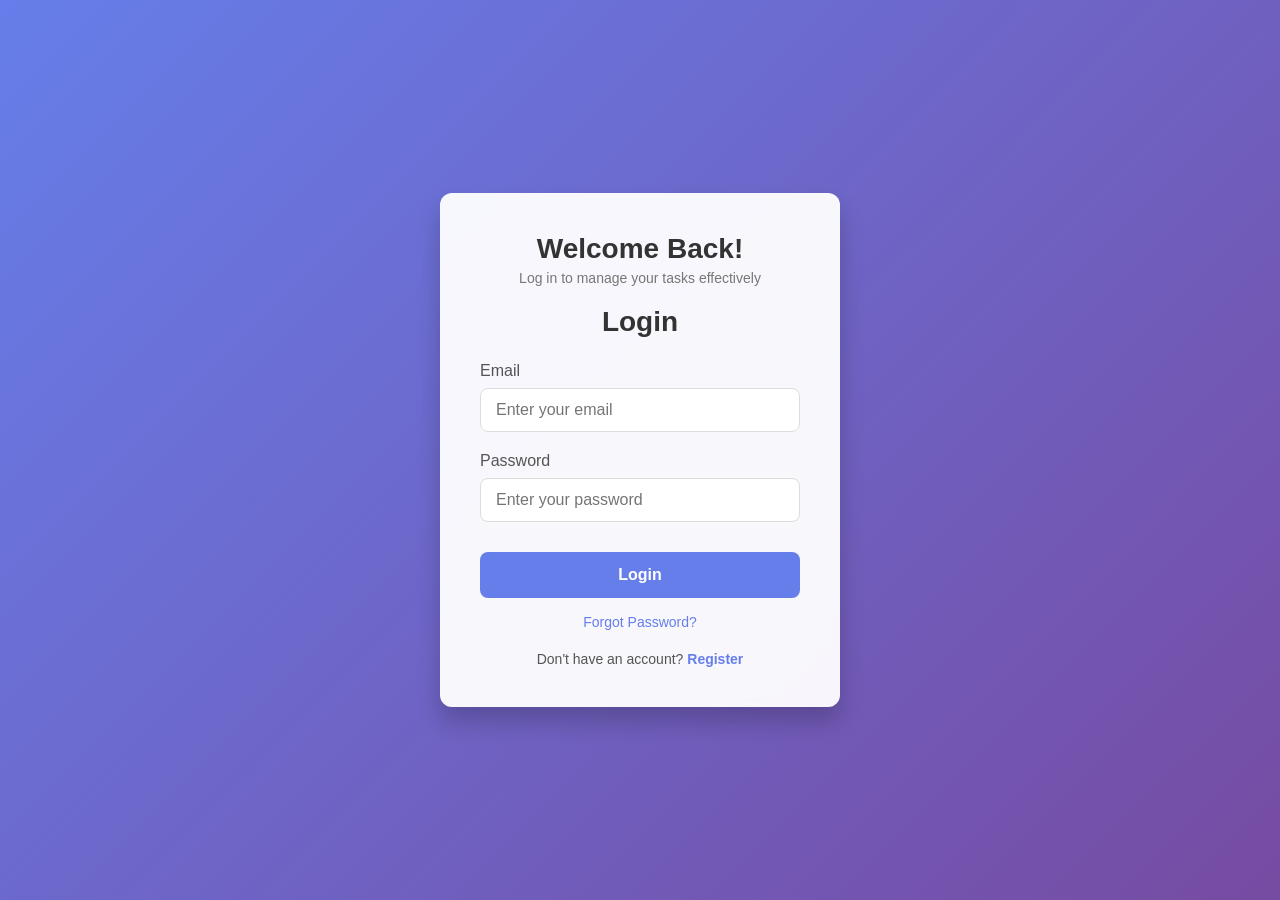
<file: login_page/index.html>
<!DOCTYPE html>
<html lang="en">
<head>
    <meta charset="UTF-8">
    <meta name="viewport" content="width=device-width, initial-scale=1.0">
    <title>Login Page</title>
    <link rel="stylesheet" href="style.css">
</head>
<body>
    <div class="auth-container">
        
        <!-- Added Welcome Text -->
        <h1 class="welcome-text">Welcome Back!</h1>
        <p class="sub-text">Log in to manage your tasks effectively</p>

        <h2>Login</h2>

        <form id="loginForm">
            <div class="input-group">
                <label for="email">Email</label>
                <input type="email" id="email" name="email" placeholder="Enter your email">
            </div>

            <div class="input-group">
                <label for="password">Password</label>
                <input type="password" id="password" name="password" placeholder="Enter your password">
            </div>

            <button type="submit" id="loginBtn">Login</button>
            
            <div id="loginMessage" style="text-align: center; margin-top: 15px; font-weight: bold;"></div>

            <div style="text-align: center; margin-top: 15px;">
                <a href="forgot.html" style="color: #667eea; text-decoration: none; font-size: 14px; font-weight: 500;">Forgot Password?</a>
            </div>
            <p class="auth-link">Don't have an account? <a href="register.html">Register</a></p>
        </form>
    </div>

    <script src="script.js"></script>
</body>
</html>
</file>
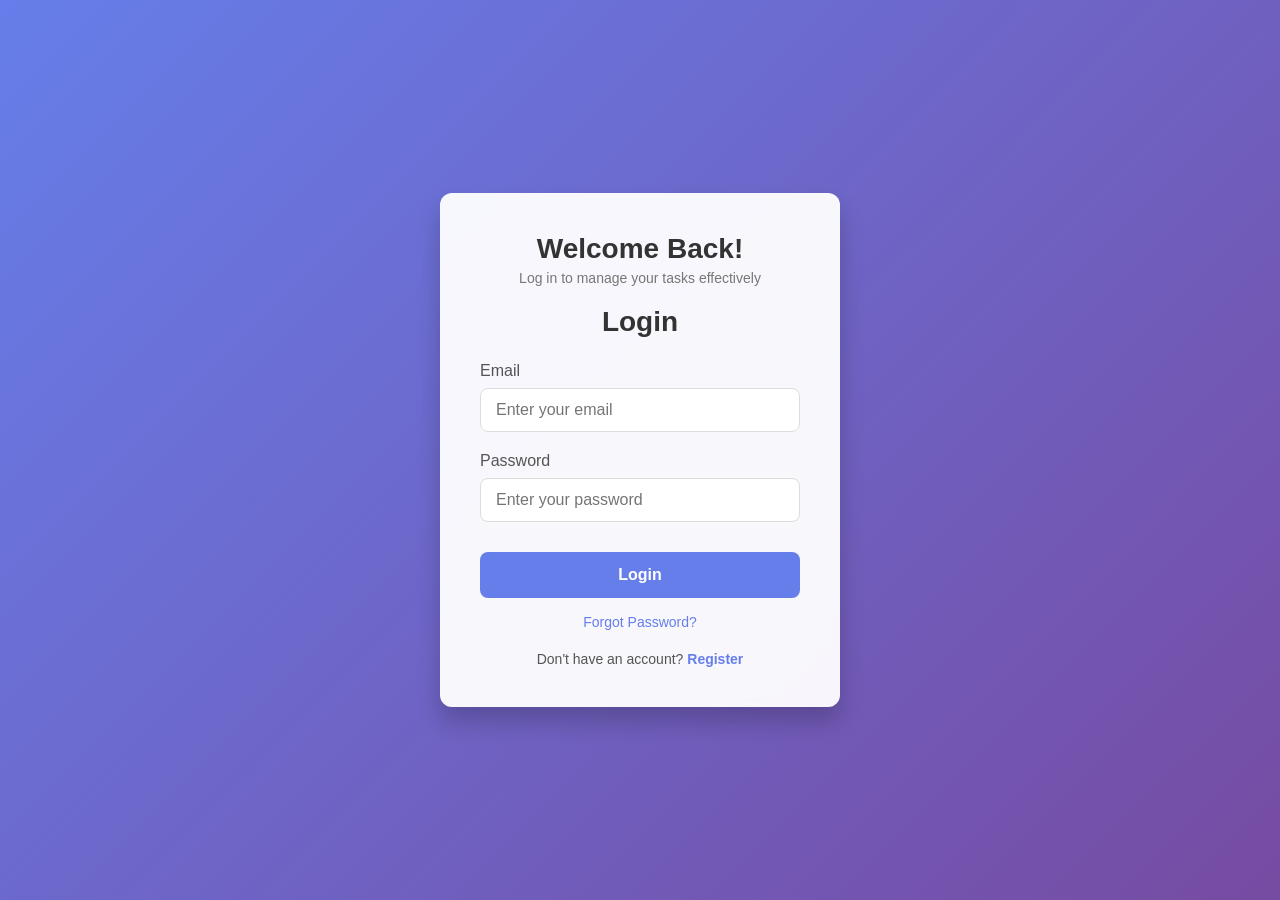
<file: login_page/dashboard.html>
<!DOCTYPE html>
<html lang="en">
<head>
    <meta charset="UTF-8">
    <meta name="viewport" content="width=device-width, initial-scale=1.0">
    <title>Student Dashboard</title>
    <link rel="stylesheet" href="dashboard.css">
</head>
<body>
    <!-- Navigation Bar -->
    <nav class="navbar">
        <div class="nav-brand">Student Portal</div>
        <ul class="nav-links">
            <li><a href="dashboard.html" class="active">Dashboard</a></li>
            <li><a href="tasks.html">Tasks</a></li>
            <li><a href="index.html" class="logout-btn">Logout</a></li>
        </ul>
        <div class="hamburger">
            <span></span>
            <span></span>
            <span></span>
        </div>
    </nav>

    <!-- Main Dashboard Content -->
    <main class="dashboard-container">
        <!-- Welcome Message -->
        <header class="dashboard-header">
            <h1>Welcome, <span id="studentName">Student</span>! 👋</h1>
            <p>Here's an overview of your current progress.</p>
        </header>

        <!-- Stats Cards Grid -->
        <section class="stats-grid">
            <!-- Total Tasks Card -->
            <div class="stat-card">
                <div class="stat-icon total">
                    <svg viewBox="0 0 24 24" width="28" height="28" stroke="currentColor" stroke-width="2" fill="none" stroke-linecap="round" stroke-linejoin="round">
                        <path d="M14 2H6a2 2 0 0 0-2 2v16a2 2 0 0 0 2 2h12a2 2 0 0 0 2-2V8z"></path>
                        <polyline points="14 2 14 8 20 8"></polyline>
                        <line x1="16" y1="13" x2="8" y2="13"></line>
                        <line x1="16" y1="17" x2="8" y2="17"></line>
                        <polyline points="10 9 9 9 8 9"></polyline>
                    </svg>
                </div>
                <div class="stat-info">
                    <h3>Total Tasks</h3>
                    <p class="stat-value" id="totalTasks">12</p>
                </div>
            </div>

            <!-- Completed Tasks Card -->
            <div class="stat-card">
                <div class="stat-icon completed">
                    <svg viewBox="0 0 24 24" width="28" height="28" stroke="currentColor" stroke-width="2" fill="none" stroke-linecap="round" stroke-linejoin="round">
                        <path d="M22 11.08V12a10 10 0 1 1-5.93-9.14"></path>
                        <polyline points="22 4 12 14.01 9 11.01"></polyline>
                    </svg>
                </div>
                <div class="stat-info">
                    <h3>Completed Tasks</h3>
                    <p class="stat-value" id="completedTasks">8</p>
                </div>
            </div>

            <!-- Pending Tasks Card -->
            <div class="stat-card">
                <div class="stat-icon pending">
                    <svg viewBox="0 0 24 24" width="28" height="28" stroke="currentColor" stroke-width="2" fill="none" stroke-linecap="round" stroke-linejoin="round">
                        <circle cx="12" cy="12" r="10"></circle>
                        <polyline points="12 6 12 12 16 14"></polyline>
                    </svg>
                </div>
                <div class="stat-info">
                    <h3>Pending Tasks</h3>
                    <p class="stat-value" id="pendingTasks">4</p>
                </div>
            </div>
        </section>
    </main>

    <script src="dashboard.js"></script>
</body>
</html>
</file>
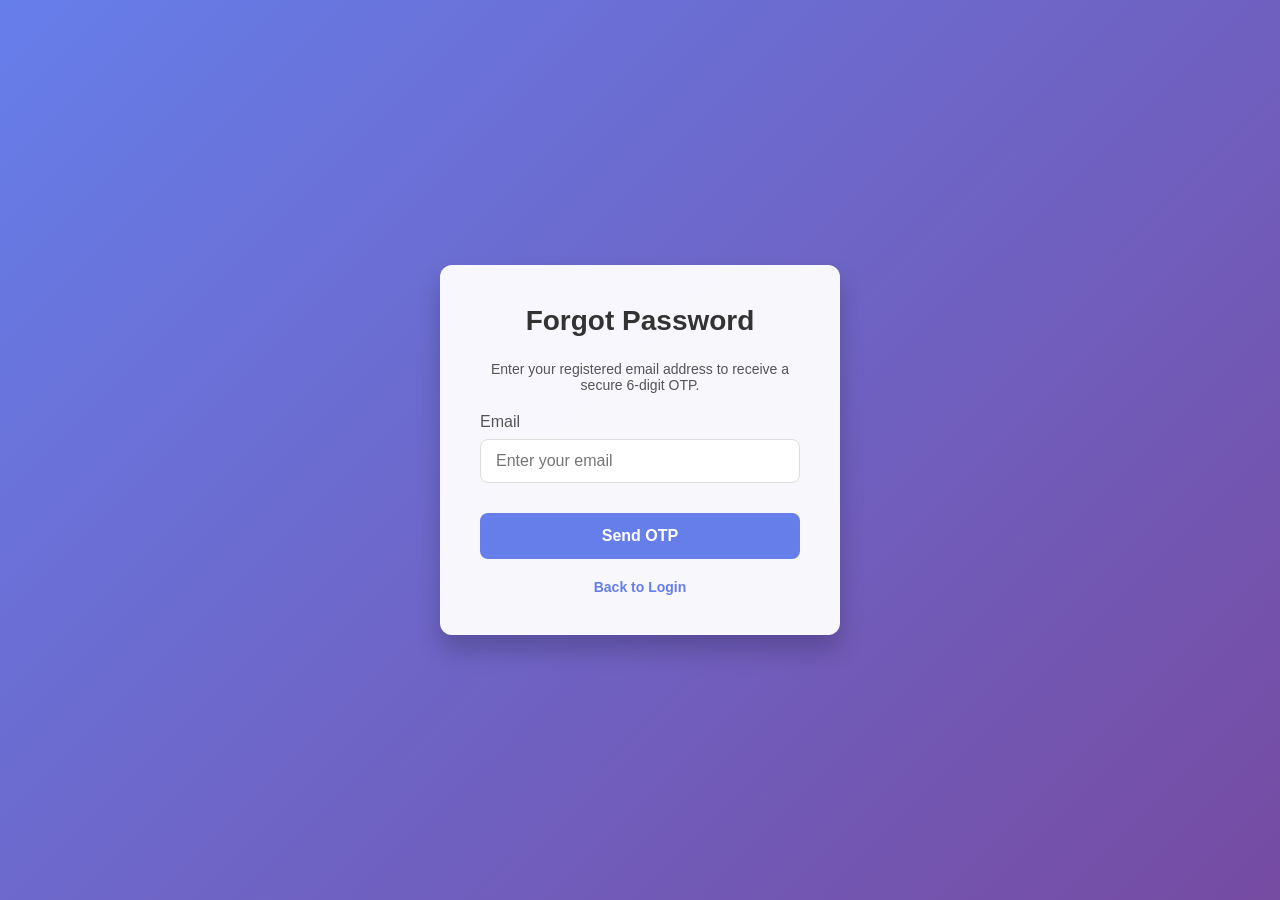
<file: login_page/forgot.html>
<!DOCTYPE html>
<html lang="en">
<head>
    <meta charset="UTF-8">
    <meta name="viewport" content="width=device-width, initial-scale=1.0">
    <title>Forgot Password</title>
    <link rel="stylesheet" href="style.css">
</head>
<body>
    <div class="auth-container">
        <h2>Forgot Password</h2>
        <form id="forgotForm">
            <p style="text-align:center; color:#555; margin-bottom: 20px; font-size: 14px;">Enter your registered email address to receive a secure 6-digit OTP.</p>
            <div class="input-group">
                <label for="email">Email</label>
                <input type="email" id="email" name="email" placeholder="Enter your email" required>
            </div>
            <button type="submit" id="sendOtpBtn">Send OTP</button>
            <p class="auth-link"><a href="index.html">Back to Login</a></p>
        </form>
    </div>
    <script src="forgot.js"></script>
</body>
</html>
</file>
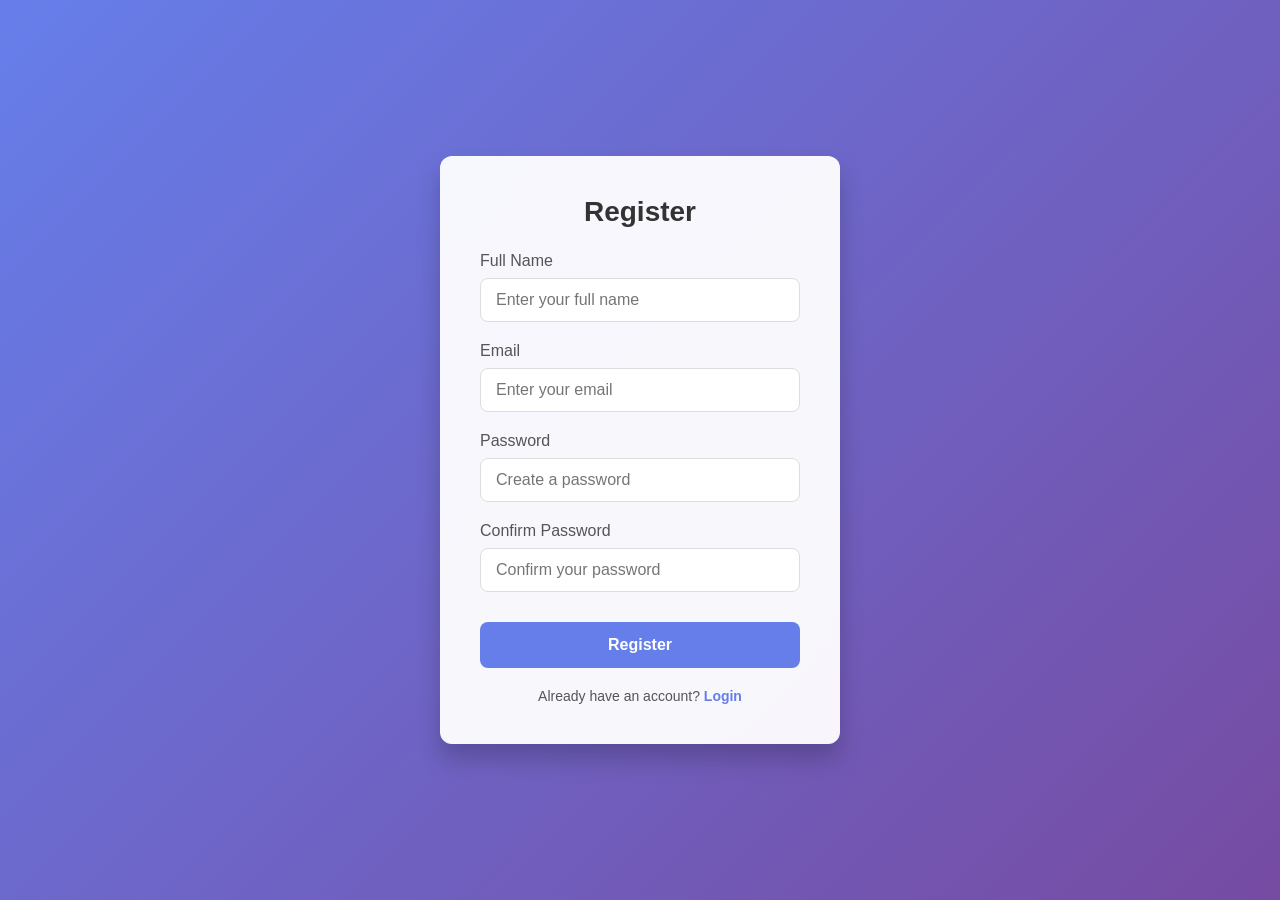
<file: login_page/register.html>
<!DOCTYPE html>
<html lang="en">
<head>
    <meta charset="UTF-8">
    <meta name="viewport" content="width=device-width, initial-scale=1.0">
    <title>Register Page</title>
    <link rel="stylesheet" href="style.css">
</head>
<body>
    <div class="auth-container">
        <h2>Register</h2>
        <form id="registerForm">
            <div class="input-group">
                <label for="name">Full Name</label>
                <input type="text" id="name" name="name" placeholder="Enter your full name">
            </div>
            <div class="input-group">
                <label for="email">Email</label>
                <input type="email" id="email" name="email" placeholder="Enter your email">
            </div>
            <div class="input-group">
                <label for="password">Password</label>
                <input type="password" id="password" name="password" placeholder="Create a password">
            </div>
            <div class="input-group">
                <label for="confirmPassword">Confirm Password</label>
                <input type="password" id="confirmPassword" name="confirmPassword" placeholder="Confirm your password">
            </div>
            <button type="submit" id="registerBtn">Register</button>
            <p class="auth-link">Already have an account? <a href="index.html">Login</a></p>
        </form>
    </div>
    <script src="register.js"></script>
</body>
</html>
</file>
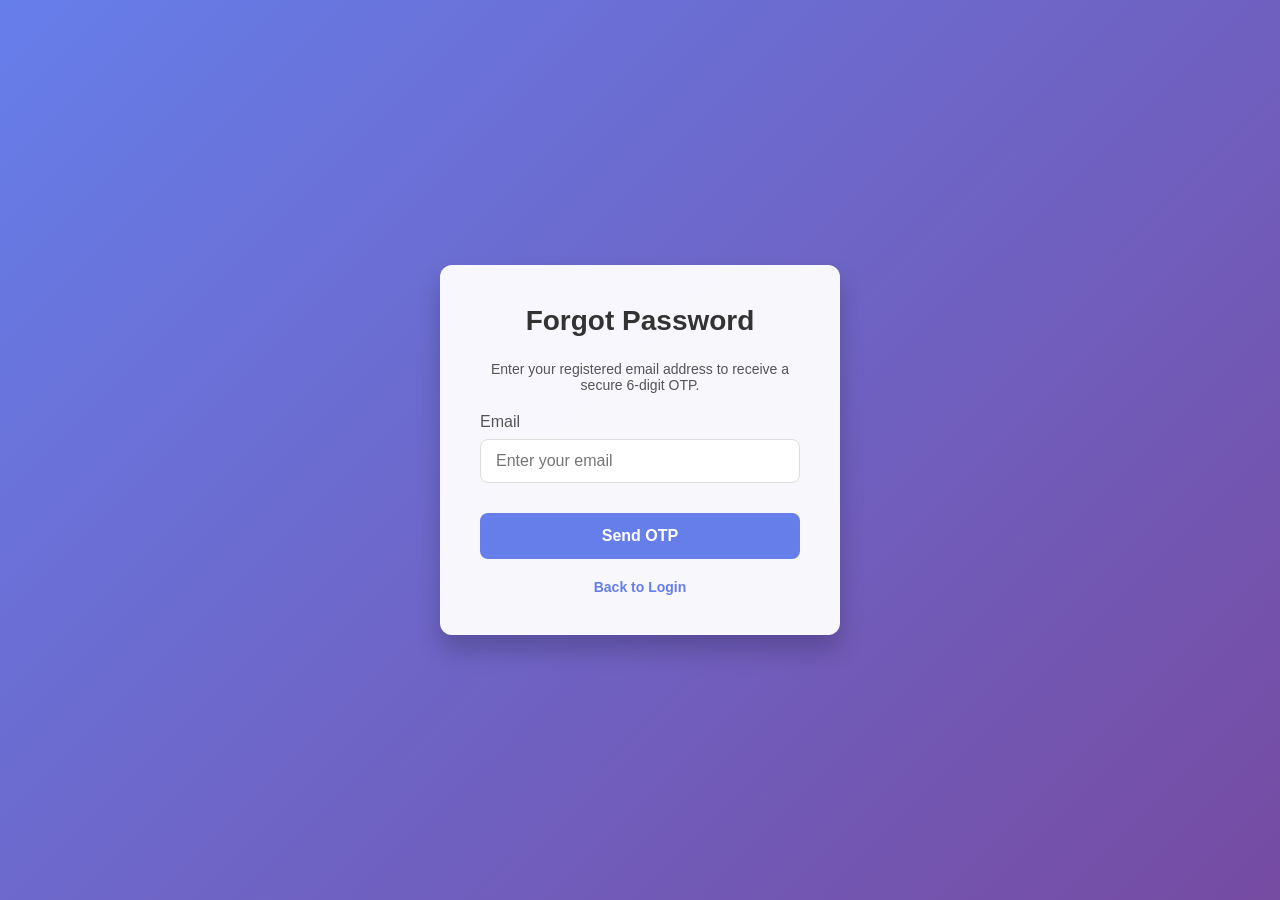
<file: login_page/reset.html>
<!DOCTYPE html>
<html lang="en">
<head>
    <meta charset="UTF-8">
    <meta name="viewport" content="width=device-width, initial-scale=1.0">
    <title>Reset Password</title>
    <link rel="stylesheet" href="style.css">
</head>
<body>
    <div class="auth-container">
        <h2>Reset Password</h2>
        <form id="resetForm">
            <div class="input-group">
                <label for="newPassword">New Password</label>
                <input type="password" id="newPassword" name="newPassword" placeholder="Enter new password (Min. 6 Chars)" required>
            </div>
            <div class="input-group">
                <label for="confirmPassword">Confirm Password</label>
                <input type="password" id="confirmPassword" name="confirmPassword" placeholder="Confirm new password" required>
            </div>
            <button type="submit" id="resetBtn">Reset Password</button>
        </form>
    </div>
    <script src="reset.js"></script>
</body>
</html>
</file>
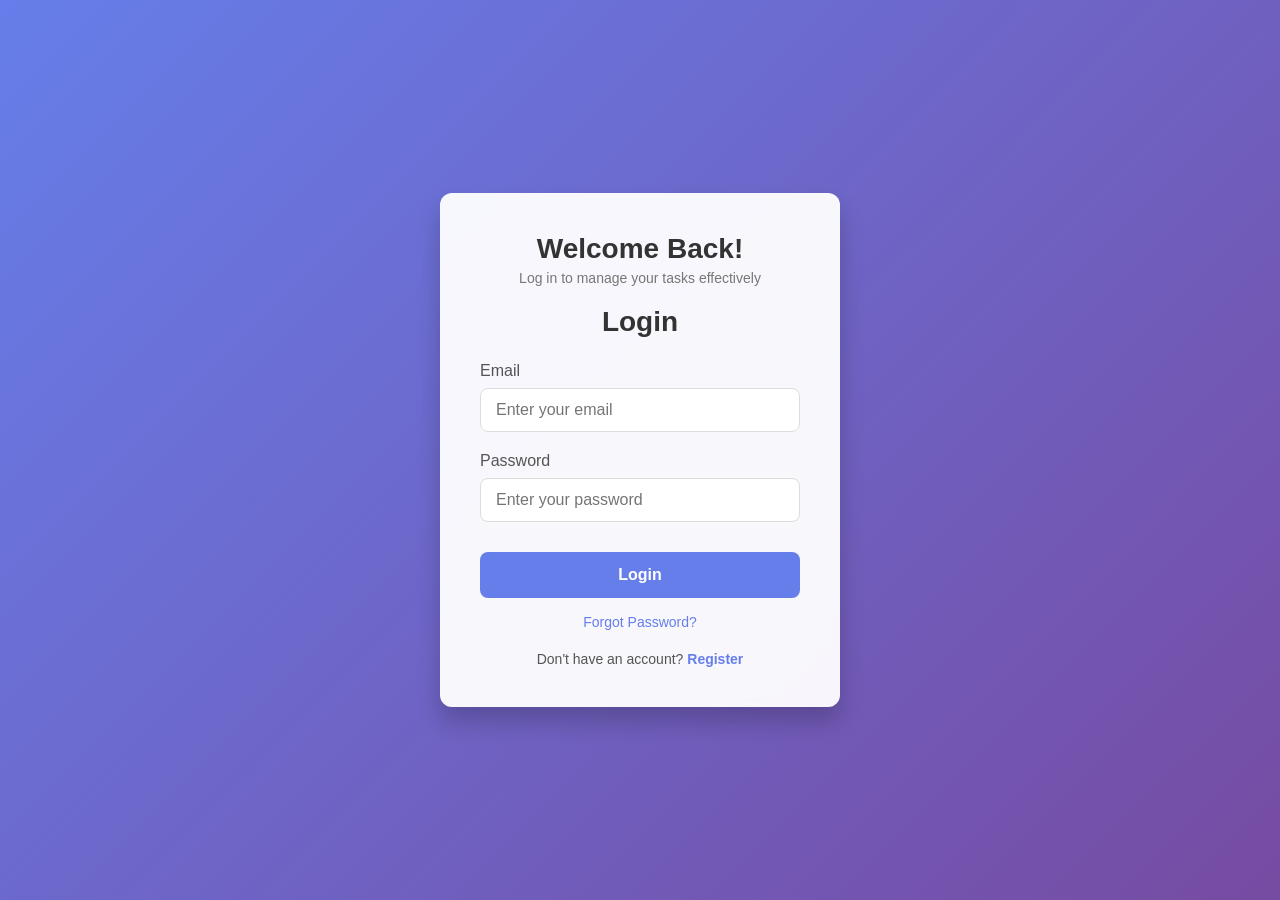
<file: login_page/tasks.html>
<!DOCTYPE html>
<html lang="en">
<head>
    <meta charset="UTF-8">
    <meta name="viewport" content="width=device-width, initial-scale=1.0">
    <title>Task Management</title>
    <link rel="stylesheet" href="tasks.css">
</head>
<body>
    <!-- Navigation Bar -->
    <nav class="navbar">
        <div class="nav-brand">Student Portal</div>
        <ul class="nav-links">
            <li><a href="dashboard.html">Dashboard</a></li>
            <li><a href="tasks.html" class="active">Tasks</a></li>
            <li><a href="index.html" class="logout-btn">Logout</a></li>
        </ul>
        <div class="hamburger">
            <span></span>
            <span></span>
            <span></span>
        </div>
    </nav>

    <!-- Main Container -->
    <main class="tasks-container">
        <!-- Header -->
        <header class="tasks-header">
            <h1>Task Management</h1>
            <p>Add, view, complete, and delete your tasks seamlessly.</p>
        </header>

        <!-- Add Task Form Section -->
        <section class="add-task-section">
            <div class="card">
                <h2>Add New Task</h2>
                <form id="taskForm">
                    <div class="form-row">
                        <div class="input-group">
                            <label for="title">Title</label>
                            <input type="text" id="title" name="title" required placeholder="E.g., Complete Mathematics Assignment">
                        </div>
                        <div class="input-group">
                            <label for="priority">Priority</label>
                            <select id="priority" name="priority">
                                <option value="Low">Low</option>
                                <option value="Medium" selected>Medium</option>
                                <option value="High">High</option>
                            </select>
                        </div>
                    </div>
                    
                    <div class="form-row">
                        <div class="input-group">
                            <label for="deadline">Deadline</label>
                            <input type="date" id="deadline" name="deadline" required>
                        </div>
                    </div>

                    <div class="input-group">
                        <label for="description">Description</label>
                        <textarea id="description" name="description" rows="3" required placeholder="Describe the task details..."></textarea>
                    </div>

                    <button type="submit" id="submitTaskBtn" class="primary-btn">Add Task</button>
                    <!-- Loading indicator for adding a task -->
                    <span id="formLoading" class="loading-text" style="display:none; margin-left:15px; color:#555;">Adding task...</span>
                </form>
            </div>
        </section>

        <!-- Tasks Display Section -->
        <section class="task-list-section">
            <div class="card">
                <h2>Your Tasks</h2>
                <div class="table-responsive">
                    <table id="tasksTable">
                        <thead>
                            <tr>
                                <th>Title</th>
                                <th>Description</th>
                                <th>Priority</th>
                                <th>Deadline</th>
                                <th>Status</th>
                                <th>Actions</th>
                            </tr>
                        </thead>
                        <tbody id="tasksBody">
                            <tr>
                                <td colspan="6" style="text-align:center;">Loading tasks...</td>
                            </tr>
                        </tbody>
                    </table>
                </div>
            </div>
        </section>
    </main>

    <script src="tasks.js"></script>
</body>
</html>
</file>
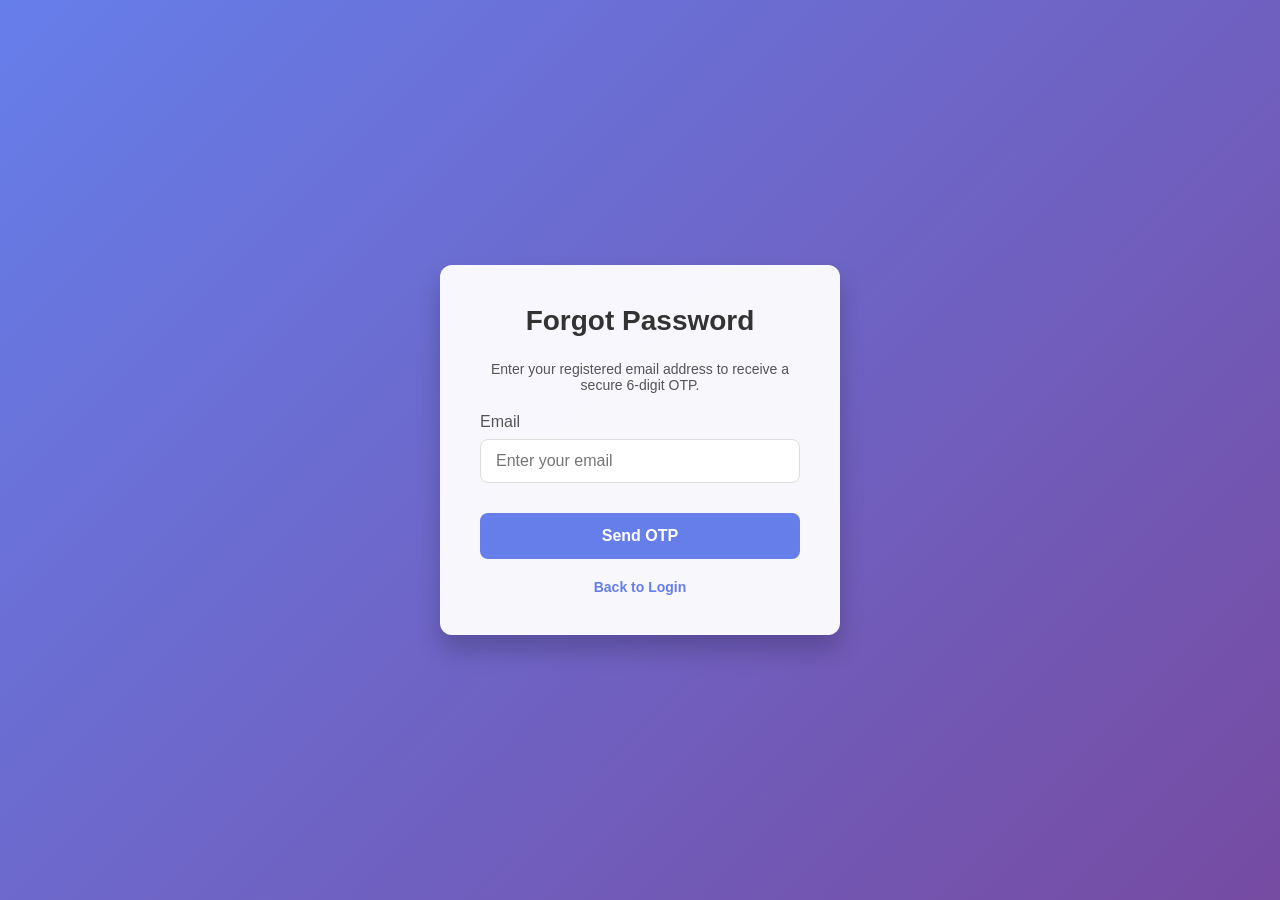
<file: login_page/verify.html>
<!DOCTYPE html>
<html lang="en">
<head>
    <meta charset="UTF-8">
    <meta name="viewport" content="width=device-width, initial-scale=1.0">
    <title>Verify OTP</title>
    <link rel="stylesheet" href="style.css">
</head>
<body>
    <div class="auth-container">
        <h2>Verify OTP</h2>
        <form id="verifyForm">
            <p style="text-align:center; color:#555; margin-bottom: 20px; font-size: 14px;">We have sent a 6-digit OTP configuration to your inbox.</p>
            <div class="input-group">
                <label for="otp">Enter OTP</label>
                <input type="text" id="otp" name="otp" placeholder="Enter 6-digit OTP" required maxlength="6">
            </div>
            <button type="submit" id="verifyOtpBtn">Verify OTP</button>
            <p class="auth-link"><a href="forgot.html">Use a different Email</a></p>
        </form>
    </div>
    <script src="verify.js"></script>
</body>
</html>
</file>
<file: login_page/style.css>
* {
    margin: 0;
    padding: 0;
    box-sizing: border-box;
    font-family: 'Inter', 'Segoe UI', Tahoma, Geneva, Verdana, sans-serif;
}

body {
    display: flex;
    justify-content: center;
    align-items: center;
    min-height: 100vh;
    background: linear-gradient(135deg, #667eea 0%, #764ba2 100%);
}

.auth-container {
    background-color: rgba(255, 255, 255, 0.95);
    padding: 40px;
    border-radius: 12px;
    box-shadow: 0 15px 25px rgba(0, 0, 0, 0.2);
    width: 100%;
    max-width: 400px;
    backdrop-filter: blur(10px);
}

.auth-container h2 {
    text-align: center;
    margin-bottom: 24px;
    color: #333;
    font-size: 28px;
}

.input-group {
    margin-bottom: 20px;
}

.input-group label {
    display: block;
    margin-bottom: 8px;
    color: #555;
    font-weight: 500;
}

.input-group input {
    width: 100%;
    padding: 12px 15px;
    border: 1px solid #ddd;
    border-radius: 8px;
    font-size: 16px;
    transition: all 0.3s ease;
}

.input-group input:focus {
    border-color: #667eea;
    outline: none;
    box-shadow: 0 0 0 3px rgba(102, 126, 234, 0.2);
}

button {
    width: 100%;
    padding: 14px;
    background-color: #667eea;
    color: white;
    border: none;
    border-radius: 8px;
    font-size: 16px;
    font-weight: 600;
    cursor: pointer;
    transition: background-color 0.3s ease, transform 0.1s ease;
    margin-top: 10px;
}

button:hover {
    background-color: #5a6fe0;
}

button:active {
    transform: translateY(2px);
}

.auth-link {
    margin-top: 20px;
    text-align: center;
    font-size: 14px;
    color: #555;
    font-weight: 500;
}

.auth-link a {
    color: #667eea;
    text-decoration: none;
    font-weight: 600;
    transition: color 0.3s ease;
}

.auth-link a:hover {
    color: #5a6fe0;
    text-decoration: underline;
}


.welcome-text {
    text-align: center;
    font-size: 28px;
    color: #333;
    margin-bottom: 5px;
}

.sub-text {
    text-align: center;
    font-size: 14px;
    color: #777;
    margin-bottom: 20px;
}
</file>
<file: login_page/dashboard.css>
* {
    margin: 0;
    padding: 0;
    box-sizing: border-box;
    font-family: 'Inter', 'Segoe UI', Tahoma, Geneva, Verdana, sans-serif;
}

body {
    background-color: #f4f7fa; /* Clean off-white background */
    color: #333;
    min-height: 100vh;
}

/* Navbar Variables */
.navbar {
    display: flex;
    justify-content: space-between;
    align-items: center;
    background-color: #ffffff;
    padding: 16px 5%;
    box-shadow: 0 2px 10px rgba(0, 0, 0, 0.05);
    position: sticky;
    top: 0;
    z-index: 100;
}

.nav-brand {
    font-size: 22px;
    font-weight: 700;
    color: #667eea;
}

.nav-links {
    list-style: none;
    display: flex;
    align-items: center;
    gap: 30px;
}

.nav-links a {
    text-decoration: none;
    color: #555;
    font-weight: 500;
    font-size: 16px;
    transition: color 0.3s ease;
}

.nav-links a:hover, .nav-links a.active {
    color: #667eea;
}

.nav-links a.logout-btn {
    background-color: #fee2e2;
    color: #dc2626;
    padding: 8px 18px;
    border-radius: 6px;
    transition: background-color 0.3s ease, color 0.3s ease;
}

.nav-links a.logout-btn:hover {
    background-color: #fca5a5;
    color: #b91c1c;
}

/* Hamburger menu for Mobile responsiveness */
.hamburger {
    display: none;
    flex-direction: column;
    cursor: pointer;
    gap: 5px;
}

.hamburger span {
    width: 25px;
    height: 3px;
    background-color: #333;
    border-radius: 3px;
    transition: all 0.3s ease;
}

/* Dashboard Container Layout */
.dashboard-container {
    padding: 40px 5%;
    max-width: 1200px;
    margin: 0 auto;
}

.dashboard-header {
    margin-bottom: 40px;
}

.dashboard-header h1 {
    font-size: 32px;
    color: #1f2937;
    margin-bottom: 8px;
}

.dashboard-header p {
    color: #6b7280;
    font-size: 16px;
}

/* Stats Cards Section */
.stats-grid {
    display: grid;
    grid-template-columns: repeat(auto-fit, minmax(280px, 1fr));
    gap: 25px;
}

.stat-card {
    background: #ffffff;
    border-radius: 12px;
    padding: 25px;
    display: flex;
    align-items: center;
    gap: 20px;
    box-shadow: 0 4px 15px rgba(0, 0, 0, 0.03);
    transition: transform 0.3s ease, box-shadow 0.3s ease;
}

.stat-card:hover {
    transform: translateY(-5px);
    box-shadow: 0 10px 25px rgba(0, 0, 0, 0.08); /* Lift effect */
}

.stat-icon {
    width: 60px;
    height: 60px;
    border-radius: 12px;
    display: flex;
    justify-content: center;
    align-items: center;
}

/* Individual Card Colors */
.stat-icon.total {
    background-color: #e0e7ff;
    color: #4f46e5; /* Indigo */
}

.stat-icon.completed {
    background-color: #dcfce7;
    color: #16a34a; /* Green */
}

.stat-icon.pending {
    background-color: #fef9c3;
    color: #ca8a04; /* Yellow */
}

.stat-info h3 {
    font-size: 15px;
    color: #6b7280;
    font-weight: 500;
    margin-bottom: 5px;
}

.stat-value {
    font-size: 32px;
    font-weight: 700;
    color: #111827;
}

/* Responsive Styles */
@media (max-width: 768px) {
    .hamburger {
        display: flex;
    }
    
    .nav-links {
        display: none;
        flex-direction: column;
        position: absolute;
        top: 65px;
        left: 0;
        width: 100%;
        background-color: white;
        padding: 20px 0;
        box-shadow: 0 5px 10px rgba(0, 0, 0, 0.1);
        gap: 20px;
    }
    
    .nav-links.active {
        display: flex;
    }
    
    .stats-grid {
        grid-template-columns: 1fr;
    }
}
</file>
<file: login_page/tasks.css>
* {
    margin: 0;
    padding: 0;
    box-sizing: border-box;
    font-family: 'Inter', 'Segoe UI', Tahoma, Geneva, Verdana, sans-serif;
}

body {
    background-color: #f4f7fa;
    color: #333;
    min-height: 100vh;
}

/* Inherited Navbar Styles */
.navbar {
    display: flex;
    justify-content: space-between;
    align-items: center;
    background-color: #ffffff;
    padding: 16px 5%;
    box-shadow: 0 2px 10px rgba(0, 0, 0, 0.05);
    position: sticky;
    top: 0;
    z-index: 100;
}

.nav-brand {
    font-size: 22px;
    font-weight: 700;
    color: #667eea;
}

.nav-links {
    list-style: none;
    display: flex;
    align-items: center;
    gap: 30px;
}

.nav-links a {
    text-decoration: none;
    color: #555;
    font-weight: 500;
    font-size: 16px;
    transition: color 0.3s ease;
}

.nav-links a:hover, .nav-links a.active {
    color: #667eea;
}

.nav-links a.logout-btn {
    background-color: #fee2e2;
    color: #dc2626;
    padding: 8px 18px;
    border-radius: 6px;
    transition: background-color 0.3s ease, color 0.3s ease;
}

.nav-links a.logout-btn:hover {
    background-color: #fca5a5;
    color: #b91c1c;
}

.hamburger {
    display: none;
    flex-direction: column;
    cursor: pointer;
    gap: 5px;
}

.hamburger span {
    width: 25px;
    height: 3px;
    background-color: #333;
    border-radius: 3px;
}

/* Layout Container */
.tasks-container {
    padding: 40px 5%;
    max-width: 1200px;
    margin: 0 auto;
}

.tasks-header {
    margin-bottom: 30px;
}

.tasks-header h1 {
    font-size: 32px;
    color: #1f2937;
    margin-bottom: 8px;
}

.tasks-header p {
    color: #6b7280;
    font-size: 16px;
}

/* Cards Wrapper */
.card {
    background: #ffffff;
    border-radius: 12px;
    padding: 25px;
    box-shadow: 0 4px 15px rgba(0, 0, 0, 0.03);
    margin-bottom: 30px;
}

.card h2 {
    font-size: 20px;
    color: #374151;
    margin-bottom: 20px;
    padding-bottom: 15px;
    border-bottom: 1px solid #f3f4f6;
}

/* Forms */
.form-row {
    display: flex;
    gap: 20px;
}

.form-row .input-group {
    flex: 1;
}

.input-group {
    margin-bottom: 20px;
}

.input-group label {
    display: block;
    margin-bottom: 8px;
    color: #4b5563;
    font-weight: 500;
    font-size: 14px;
}

.input-group input, 
.input-group textarea, 
.input-group select {
    width: 100%;
    padding: 12px 15px;
    border: 1px solid #d1d5db;
    border-radius: 8px;
    font-size: 15px;
    background-color: #f9fafb;
    transition: all 0.3s ease;
}

.input-group input:focus, 
.input-group textarea:focus, 
.input-group select:focus {
    border-color: #667eea;
    outline: none;
    box-shadow: 0 0 0 3px rgba(102, 126, 234, 0.2);
    background-color: #ffffff;
}

.primary-btn {
    padding: 12px 28px;
    background-color: #667eea;
    color: white;
    border: none;
    border-radius: 8px;
    font-size: 16px;
    font-weight: 600;
    cursor: pointer;
    transition: background-color 0.3s ease, transform 0.1s ease;
}

.primary-btn:hover {
    background-color: #5a6fe0;
}

.primary-btn:active {
    transform: translateY(2px);
}

.primary-btn:disabled {
    background-color: #9ca3af;
    cursor: not-allowed;
    transform: none;
}

/* Responsive Table */
.table-responsive {
    overflow-x: auto;
}

table {
    width: 100%;
    border-collapse: collapse;
    min-width: 800px;
}

th, td {
    padding: 16px;
    text-align: left;
    border-bottom: 1px solid #f3f4f6;
}

th {
    background-color: #f9fafb;
    color: #4b5563;
    font-weight: 600;
    font-size: 13px;
    text-transform: uppercase;
    letter-spacing: 0.05em;
}

td {
    color: #1f2937;
    font-size: 15px;
    vertical-align: middle;
}

/* Badges */
.badge {
    padding: 6px 12px;
    border-radius: 20px;
    font-size: 12px;
    font-weight: 600;
    display: inline-block;
    text-align: center;
}

/* Priority Colors */
.priority-high { background-color: #fee2e2; color: #dc2626; }    /* Redish */
.priority-medium { background-color: #fef3c7; color: #d97706; }  /* Amberish */
.priority-low { background-color: #d1fae5; color: #059669; }     /* Greenish */

/* Status Colors */
.status-pending { background-color: #e0e7ff; color: #4f46e5; }   /* Indigoish */
.status-completed { background-color: #dcfce7; color: #16a34a; } /* Greenish */

/* Buttons */
.action-buttons {
    display: flex;
    gap: 8px;
}

.btn-small {
    padding: 6px 12px;
    border-radius: 6px;
    font-size: 13px;
    font-weight: 500;
    cursor: pointer;
    border: none;
    transition: all 0.2s ease;
}

.btn-complete {
    background-color: #dcfce7;
    color: #16a34a;
}
.btn-complete:hover { background-color: #bbf7d0; }

.btn-delete {
    background-color: #fee2e2;
    color: #dc2626;
}
.btn-delete:hover { background-color: #fecaca; }

/* Desktop overrides / Tablet scaling */
@media (max-width: 768px) {
    .form-row {
        flex-direction: column;
        gap: 0;
    }
    .hamburger { display: flex; }
    .nav-links {
        display: none;
        flex-direction: column;
        position: absolute;
        top: 65px; left: 0;
        width: 100%;
        background-color: white;
        padding: 20px 0;
        box-shadow: 0 5px 10px rgba(0,0,0,0.1);
        gap: 20px;
    }
    .nav-links.active { display: flex; }
}
</file>
